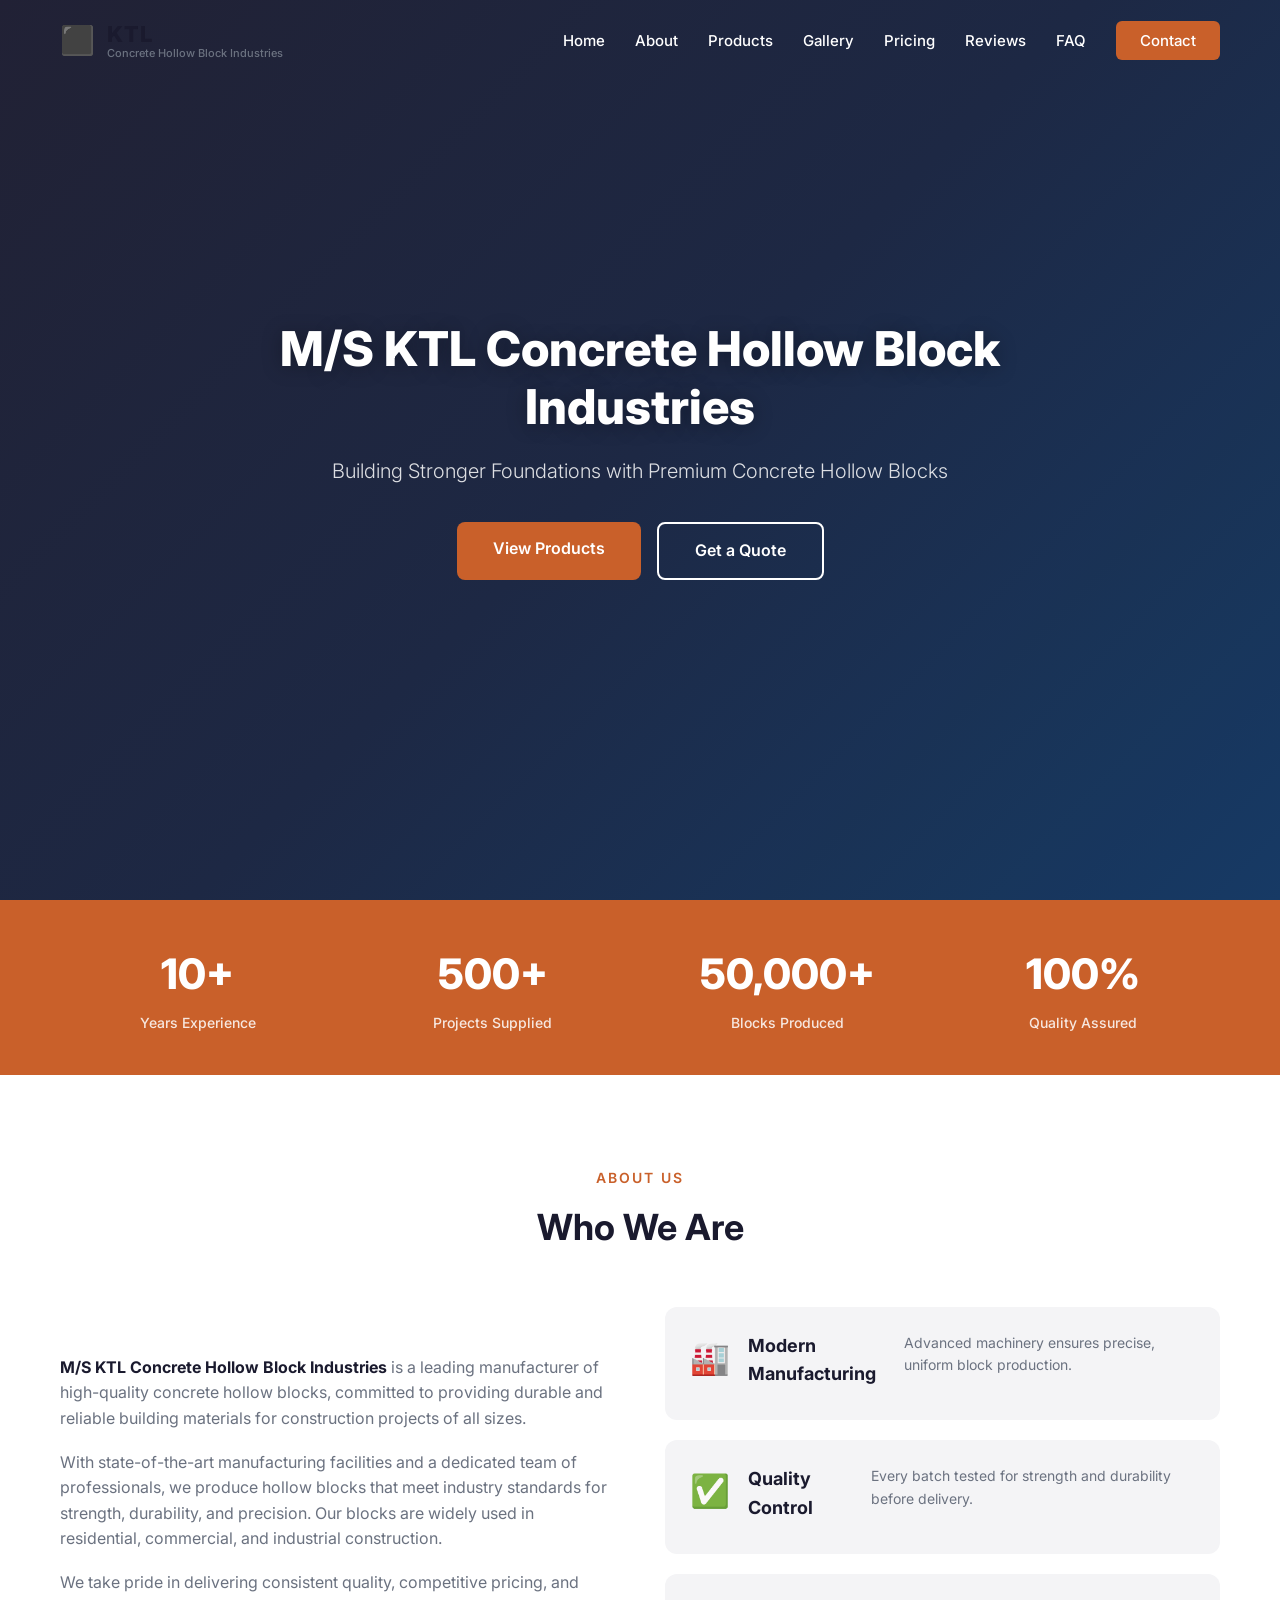
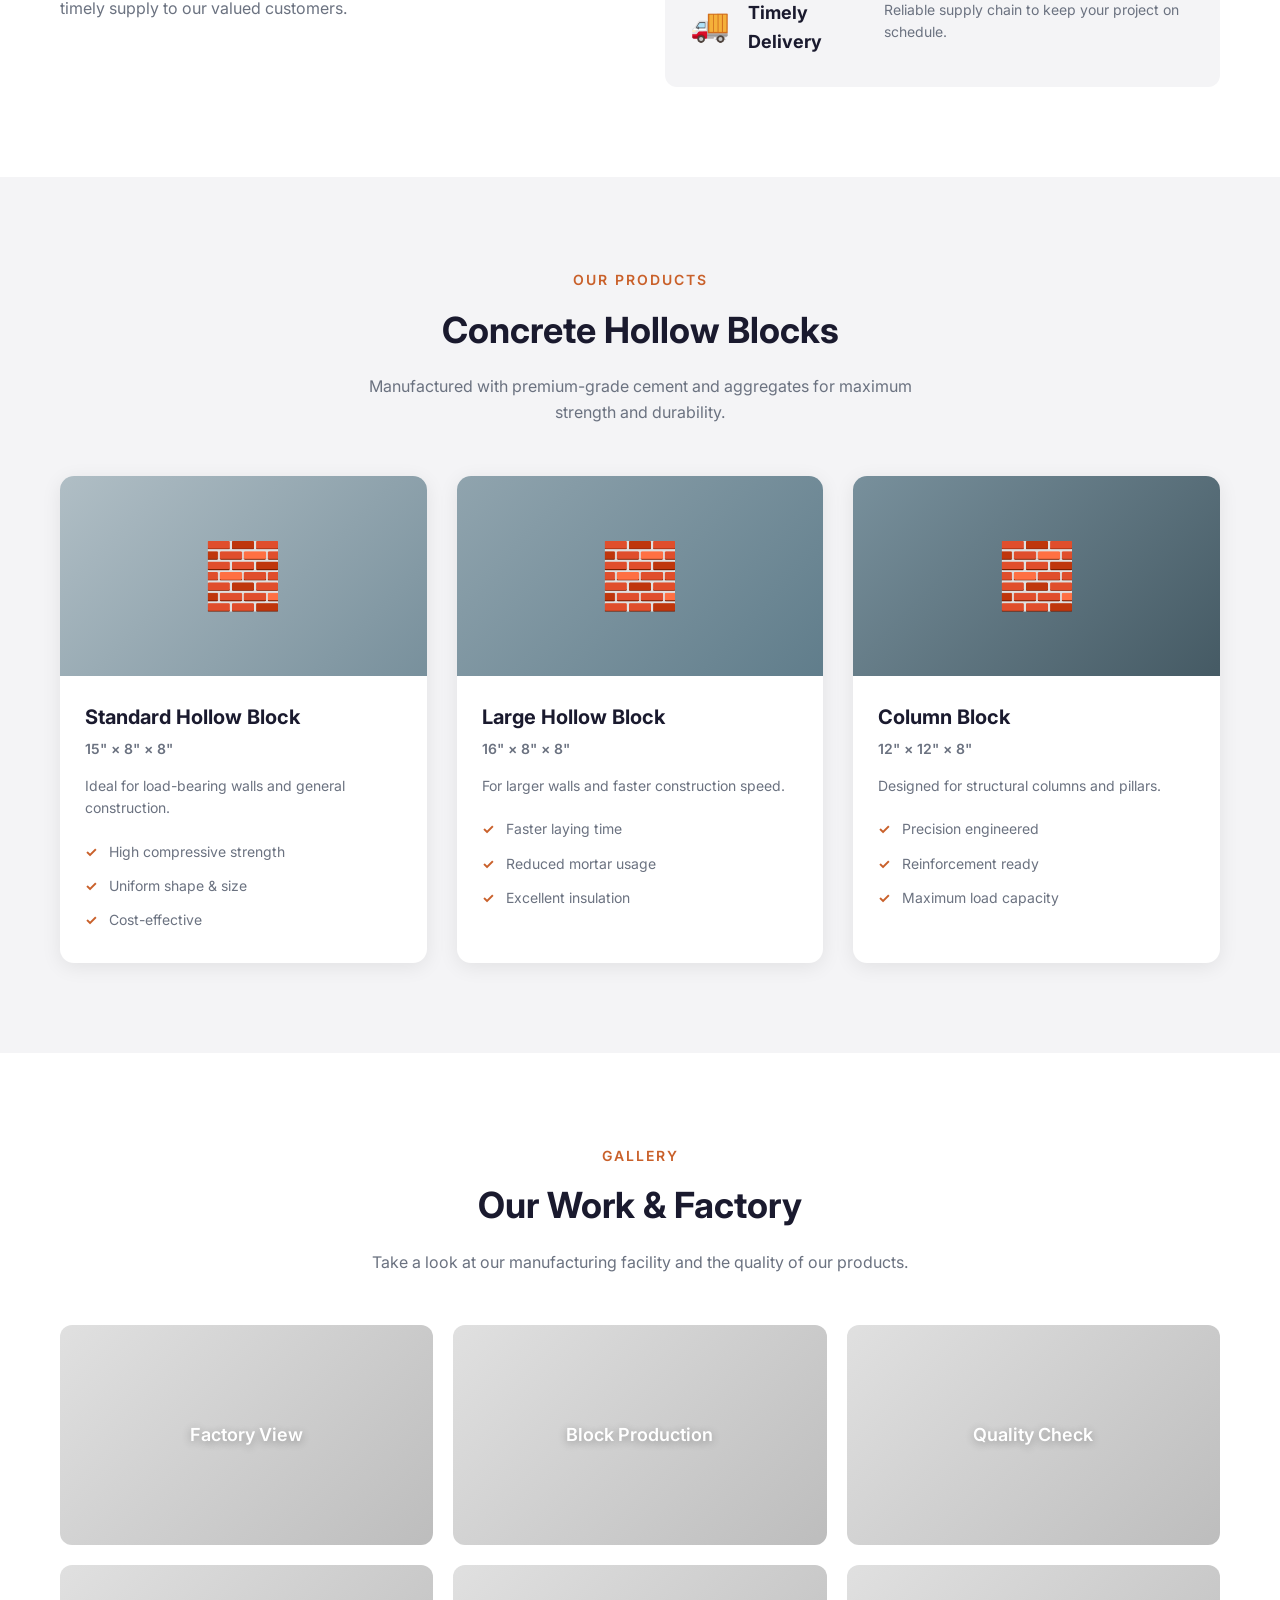
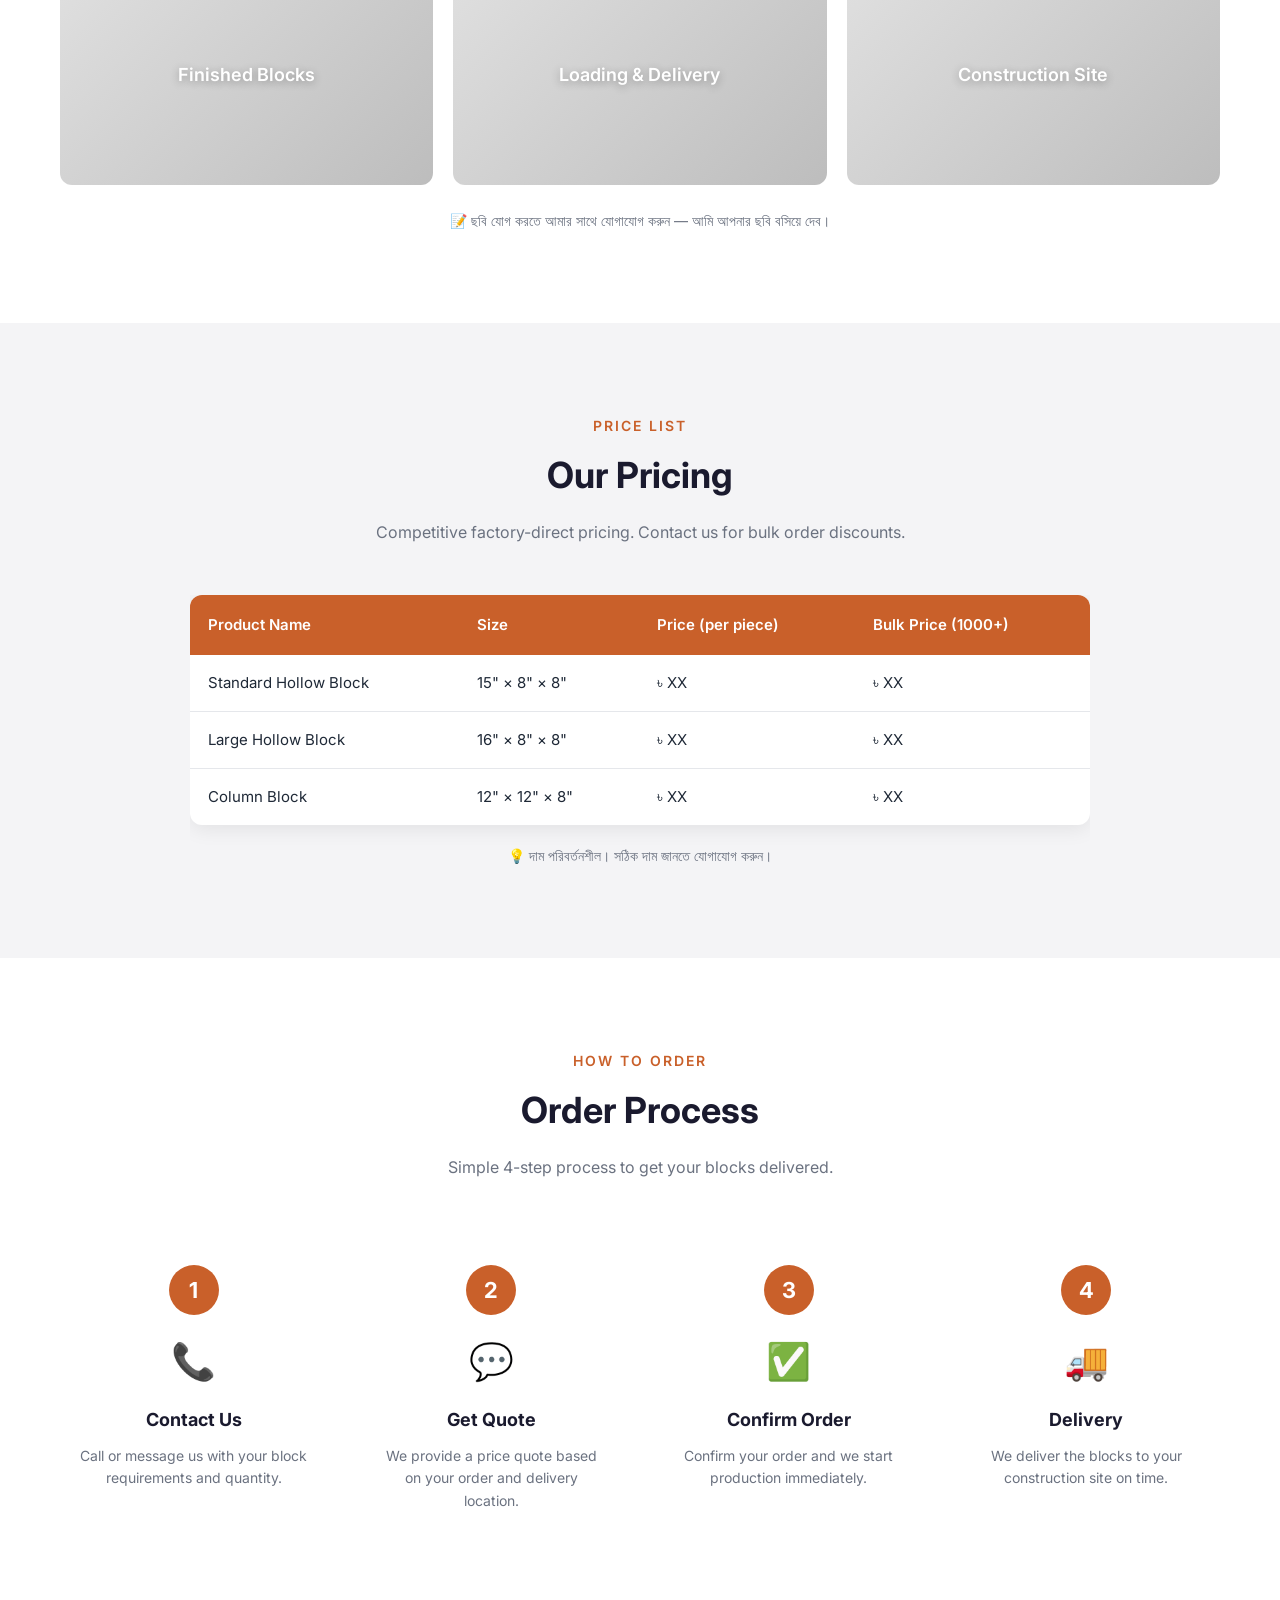
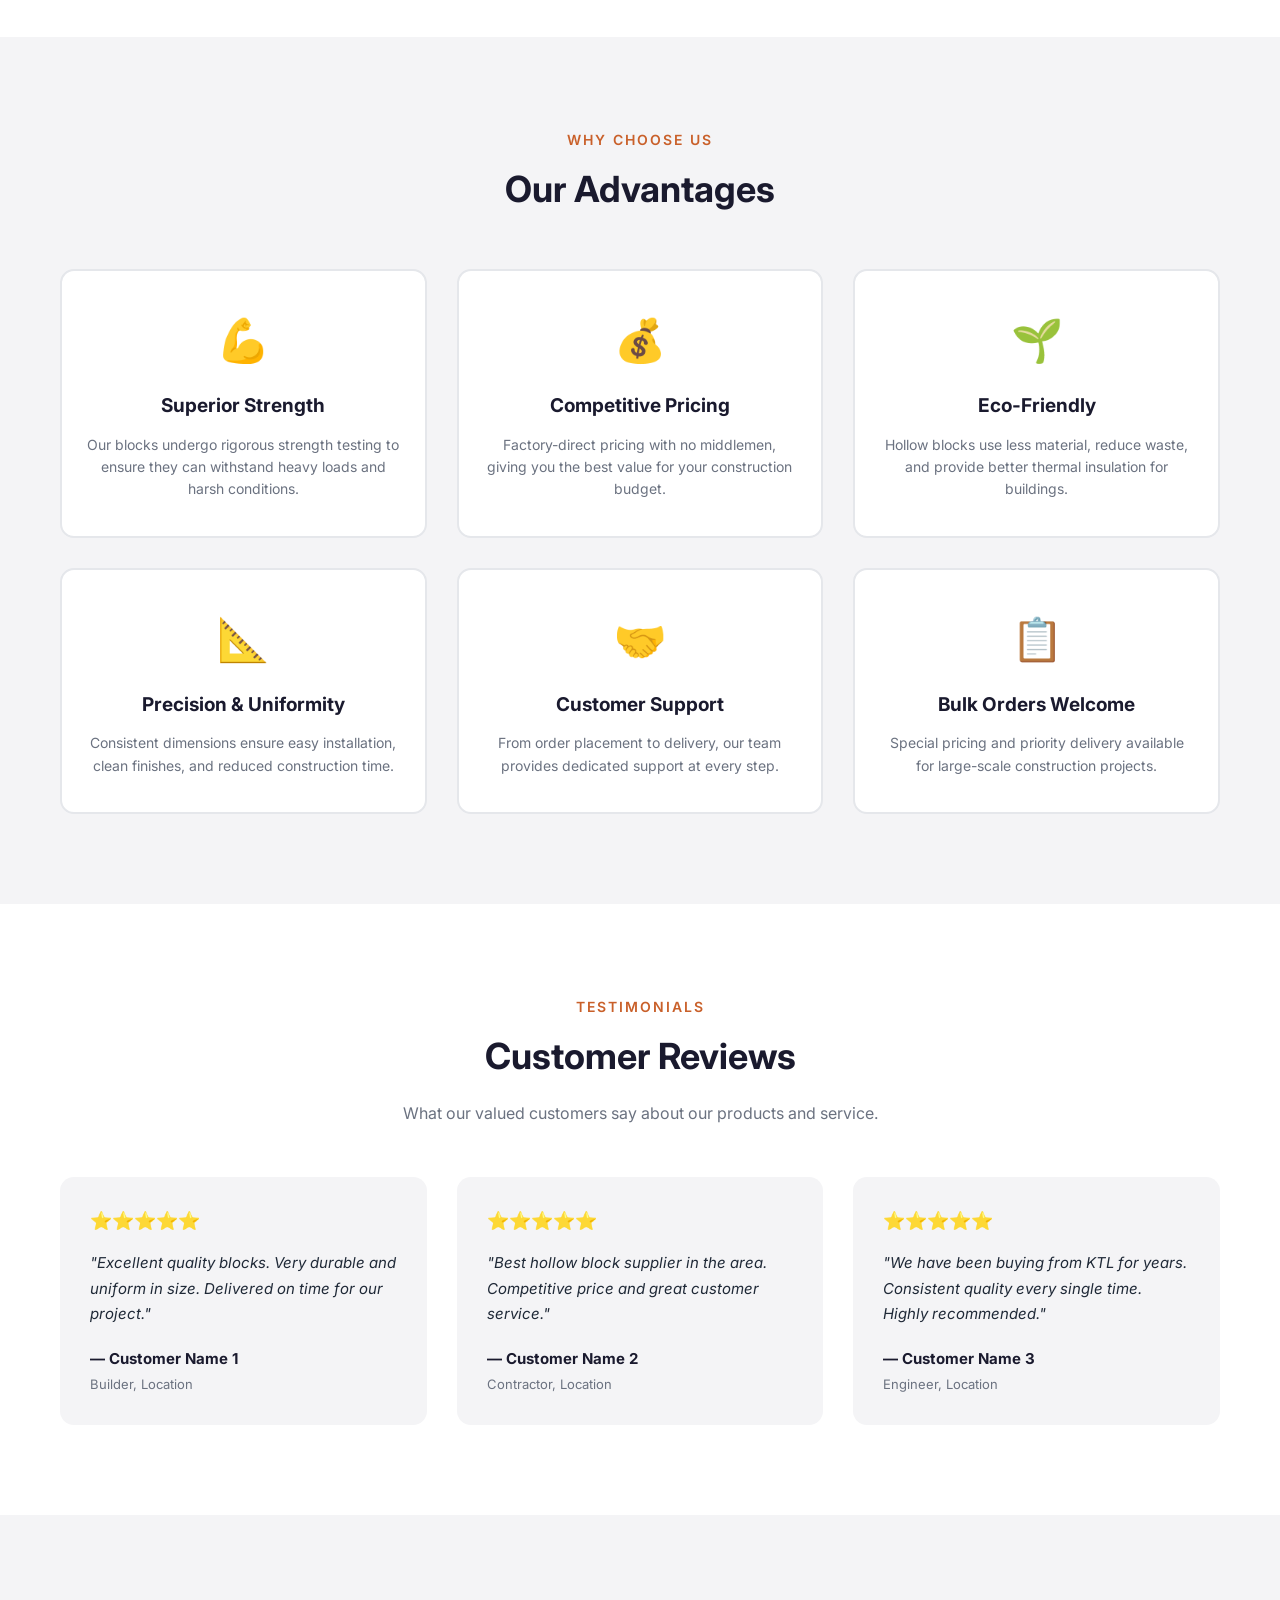
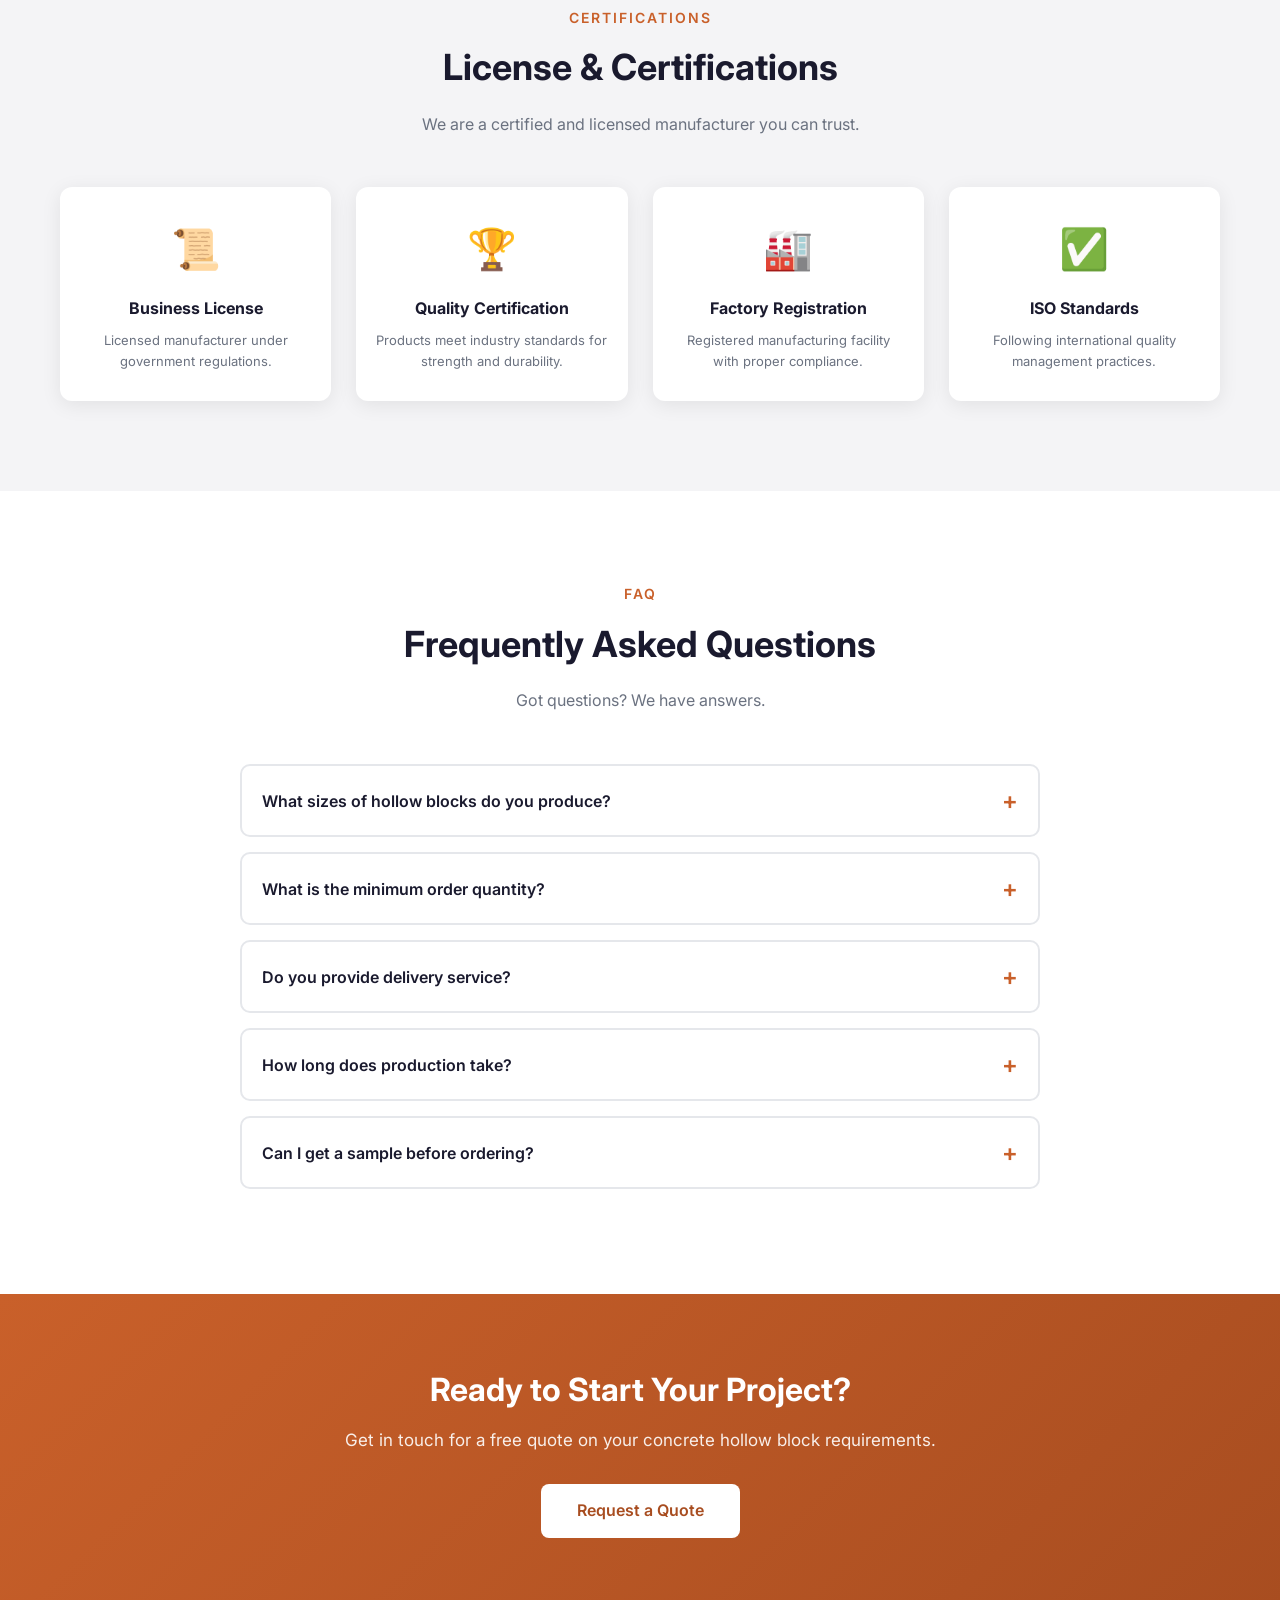
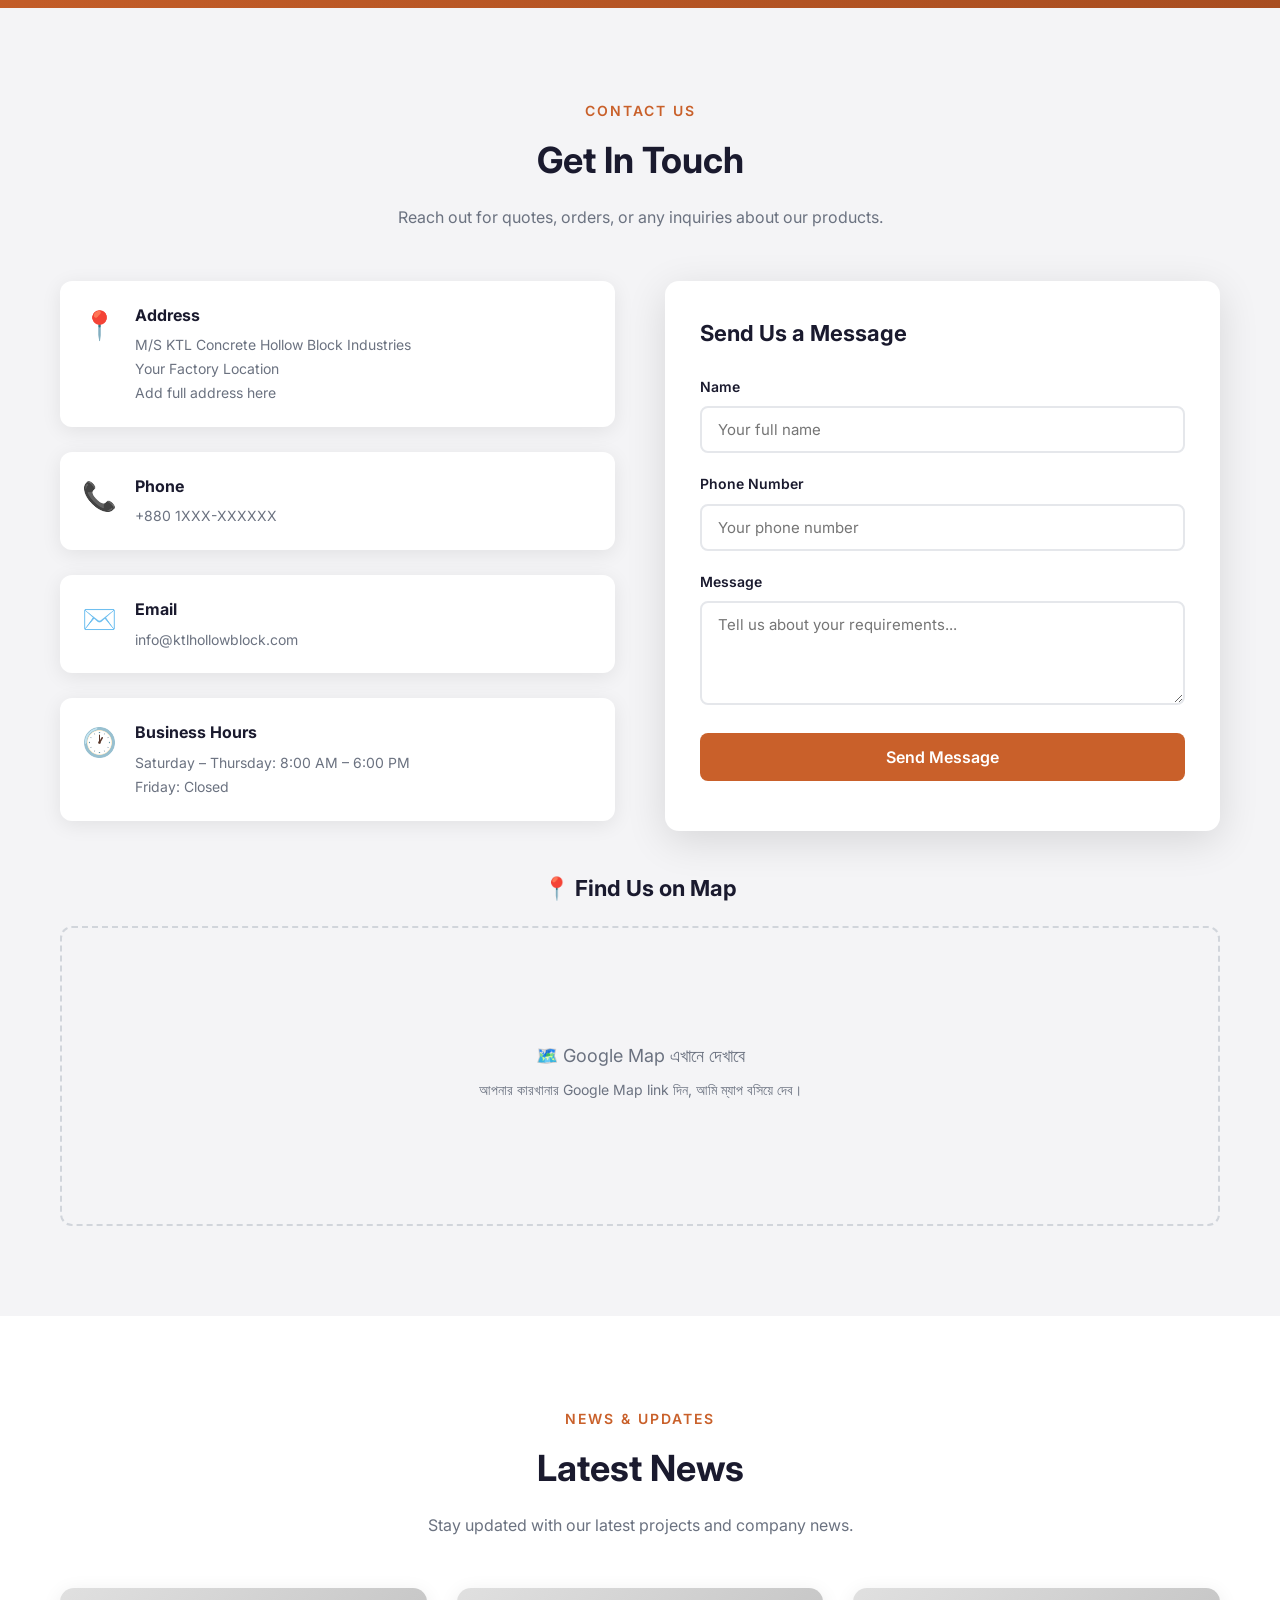
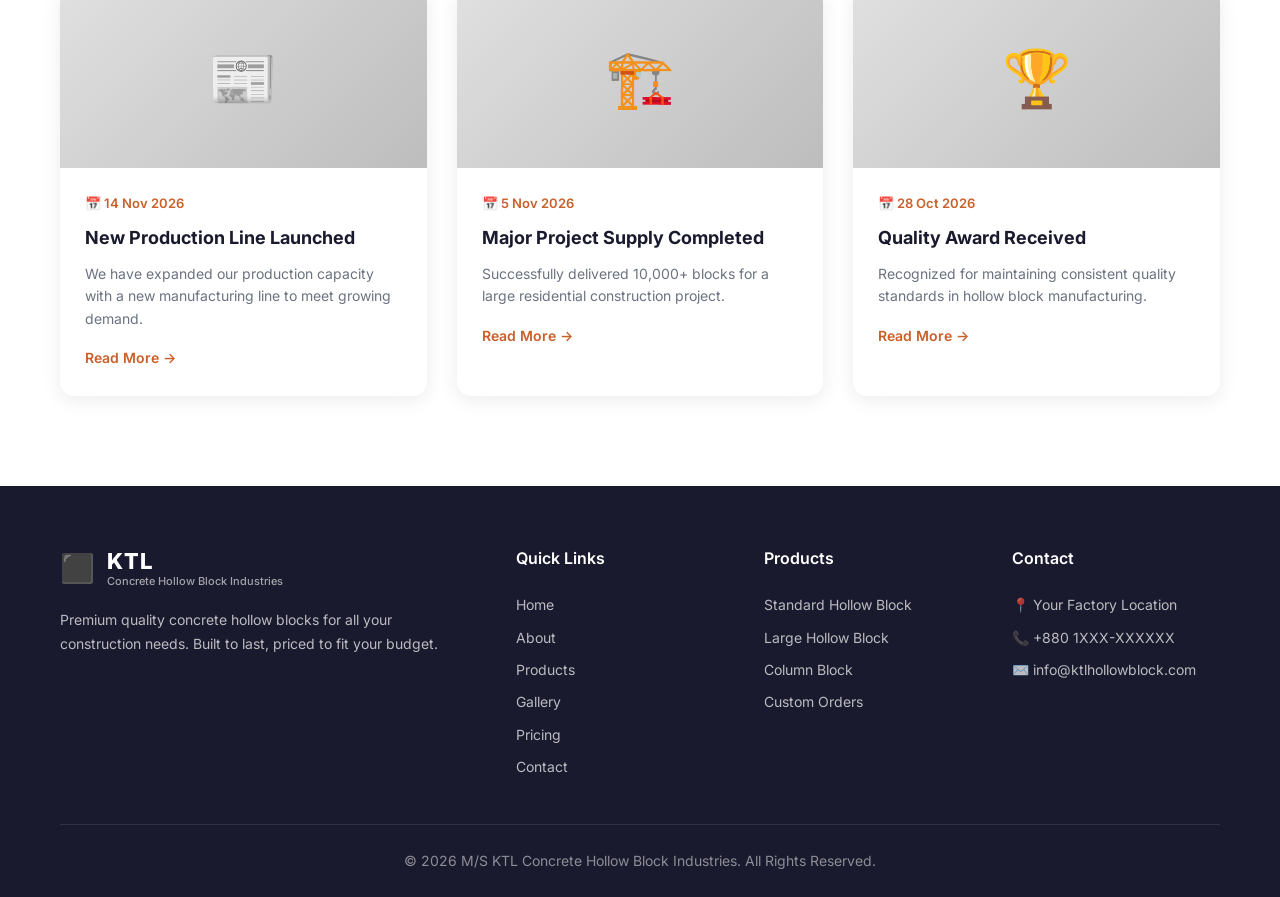
<file: index.html>
<!DOCTYPE html>
<html lang="en">
<head>
    <meta charset="UTF-8">
    <meta name="viewport" content="width=device-width, initial-scale=1.0">
    <title>M/S KTL Concrete Hollow Block Industries</title>
    <meta name="description" content="M/S KTL Concrete Hollow Block Industries - Premium quality concrete hollow blocks for construction.">
    <link rel="preconnect" href="https://fonts.googleapis.com">
    <link rel="preconnect" href="https://fonts.gstatic.com" crossorigin>
    <link href="https://fonts.googleapis.com/css2?family=Inter:wght@300;400;500;600;700;800;900&display=swap" rel="stylesheet">
    <link rel="stylesheet" href="style.css">
</head>
<body>
    <!-- Header / Navigation -->
    <header id="header">
        <nav class="navbar">
            <div class="nav-container">
                <div class="logo">
                    <span class="logo-icon">⬛</span>
                    <div class="logo-text">
                        <span class="logo-name">KTL</span>
                        <span class="logo-sub">Concrete Hollow Block Industries</span>
                    </div>
                </div>
                <button class="hamburger" id="hamburger" aria-label="Menu">
                    <span></span><span></span><span></span>
                </button>
                <ul class="nav-menu" id="navMenu">
                    <li><a href="#home">Home</a></li>
                    <li><a href="#about">About</a></li>
                    <li><a href="#products">Products</a></li>
                    <li><a href="#gallery">Gallery</a></li>
                    <li><a href="#pricing">Pricing</a></li>
                    <li><a href="#reviews">Reviews</a></li>
                    <li><a href="#faq">FAQ</a></li>
                    <li><a href="#contact" class="nav-cta">Contact</a></li>
                </ul>
            </div>
        </nav>
    </header>

    <!-- Hero Section -->
    <section id="home" class="hero">
        <div class="hero-overlay"></div>
        <div class="hero-content">
            <h1>M/S KTL Concrete Hollow Block Industries</h1>
            <p class="hero-tagline">Building Stronger Foundations with Premium Concrete Hollow Blocks</p>
            <div class="hero-cta">
                <a href="#products" class="btn btn-primary">View Products</a>
                <a href="#contact" class="btn btn-outline">Get a Quote</a>
            </div>
        </div>
    </section>

    <!-- Stats Bar -->
    <section class="stats-bar">
        <div class="stats-container">
            <div class="stat-item"><h2>10+</h2><p>Years Experience</p></div>
            <div class="stat-item"><h2>500+</h2><p>Projects Supplied</p></div>
            <div class="stat-item"><h2>50,000+</h2><p>Blocks Produced</p></div>
            <div class="stat-item"><h2>100%</h2><p>Quality Assured</p></div>
        </div>
    </section>

    <!-- About Section -->
    <section id="about" class="about">
        <div class="container">
            <div class="section-header">
                <span class="section-label">About Us</span>
                <h2>Who We Are</h2>
            </div>
            <div class="about-grid">
                <div class="about-text">
                    <p><strong>M/S KTL Concrete Hollow Block Industries</strong> is a leading manufacturer of high-quality concrete hollow blocks, committed to providing durable and reliable building materials for construction projects of all sizes.</p>
                    <p>With state-of-the-art manufacturing facilities and a dedicated team of professionals, we produce hollow blocks that meet industry standards for strength, durability, and precision. Our blocks are widely used in residential, commercial, and industrial construction.</p>
                    <p>We take pride in delivering consistent quality, competitive pricing, and timely supply to our valued customers.</p>
                </div>
                <div class="about-features">
                    <div class="feature-card"><div class="feature-icon">🏭</div><h3>Modern Manufacturing</h3><p>Advanced machinery ensures precise, uniform block production.</p></div>
                    <div class="feature-card"><div class="feature-icon">✅</div><h3>Quality Control</h3><p>Every batch tested for strength and durability before delivery.</p></div>
                    <div class="feature-card"><div class="feature-icon">🚚</div><h3>Timely Delivery</h3><p>Reliable supply chain to keep your project on schedule.</p></div>
                </div>
            </div>
        </div>
    </section>

    <!-- Products Section -->
    <section id="products" class="products">
        <div class="container">
            <div class="section-header">
                <span class="section-label">Our Products</span>
                <h2>Concrete Hollow Blocks</h2>
                <p class="section-desc">Manufactured with premium-grade cement and aggregates for maximum strength and durability.</p>
            </div>
            <div class="product-grid">
                <div class="product-card">
                    <div class="product-img standard-block"></div>
                    <div class="product-info">
                        <h3>Standard Hollow Block</h3>
                        <p class="product-size">15" × 8" × 8"</p>
                        <p>Ideal for load-bearing walls and general construction.</p>
                        <ul class="product-features"><li>High compressive strength</li><li>Uniform shape &amp; size</li><li>Cost-effective</li></ul>
                    </div>
                </div>
                <div class="product-card">
                    <div class="product-img large-block"></div>
                    <div class="product-info">
                        <h3>Large Hollow Block</h3>
                        <p class="product-size">16" × 8" × 8"</p>
                        <p>For larger walls and faster construction speed.</p>
                        <ul class="product-features"><li>Faster laying time</li><li>Reduced mortar usage</li><li>Excellent insulation</li></ul>
                    </div>
                </div>
                <div class="product-card">
                    <div class="product-img column-block"></div>
                    <div class="product-info">
                        <h3>Column Block</h3>
                        <p class="product-size">12" × 12" × 8"</p>
                        <p>Designed for structural columns and pillars.</p>
                        <ul class="product-features"><li>Precision engineered</li><li>Reinforcement ready</li><li>Maximum load capacity</li></ul>
                    </div>
                </div>
            </div>
        </div>
    </section>

    <!-- Gallery Section -->
    <section id="gallery" class="gallery">
        <div class="container">
            <div class="section-header">
                <span class="section-label">Gallery</span>
                <h2>Our Work &amp; Factory</h2>
                <p class="section-desc">Take a look at our manufacturing facility and the quality of our products.</p>
            </div>
            <div class="gallery-grid">
                <div class="gallery-item gallery-placeholder"><span>Factory View</span></div>
                <div class="gallery-item gallery-placeholder"><span>Block Production</span></div>
                <div class="gallery-item gallery-placeholder"><span>Quality Check</span></div>
                <div class="gallery-item gallery-placeholder"><span>Finished Blocks</span></div>
                <div class="gallery-item gallery-placeholder"><span>Loading &amp; Delivery</span></div>
                <div class="gallery-item gallery-placeholder"><span>Construction Site</span></div>
            </div>
            <p class="gallery-note">📝 ছবি যোগ করতে আমার সাথে যোগাযোগ করুন — আমি আপনার ছবি বসিয়ে দেব।</p>
        </div>
    </section>

    <!-- Pricing Section -->
    <section id="pricing" class="pricing">
        <div class="container">
            <div class="section-header">
                <span class="section-label">Price List</span>
                <h2>Our Pricing</h2>
                <p class="section-desc">Competitive factory-direct pricing. Contact us for bulk order discounts.</p>
            </div>
            <div class="pricing-table-wrapper">
                <table class="pricing-table">
                    <thead>
                        <tr>
                            <th>Product Name</th>
                            <th>Size</th>
                            <th>Price (per piece)</th>
                            <th>Bulk Price (1000+)</th>
                        </tr>
                    </thead>
                    <tbody>
                        <tr>
                            <td>Standard Hollow Block</td>
                            <td>15" × 8" × 8"</td>
                            <td>৳ XX</td>
                            <td>৳ XX</td>
                        </tr>
                        <tr>
                            <td>Large Hollow Block</td>
                            <td>16" × 8" × 8"</td>
                            <td>৳ XX</td>
                            <td>৳ XX</td>
                        </tr>
                        <tr>
                            <td>Column Block</td>
                            <td>12" × 12" × 8"</td>
                            <td>৳ XX</td>
                            <td>৳ XX</td>
                        </tr>
                    </tbody>
                </table>
                <p class="pricing-note">💡 দাম পরিবর্তনশীল। সঠিক দাম জানতে যোগাযোগ করুন।</p>
            </div>
        </div>
    </section>

    <!-- Order Process Section -->
    <section id="order" class="order-process">
        <div class="container">
            <div class="section-header">
                <span class="section-label">How to Order</span>
                <h2>Order Process</h2>
                <p class="section-desc">Simple 4-step process to get your blocks delivered.</p>
            </div>
            <div class="order-steps">
                <div class="order-step">
                    <div class="step-number">1</div>
                    <div class="step-icon">📞</div>
                    <h3>Contact Us</h3>
                    <p>Call or message us with your block requirements and quantity.</p>
                </div>
                <div class="order-step">
                    <div class="step-number">2</div>
                    <div class="step-icon">💬</div>
                    <h3>Get Quote</h3>
                    <p>We provide a price quote based on your order and delivery location.</p>
                </div>
                <div class="order-step">
                    <div class="step-number">3</div>
                    <div class="step-icon">✅</div>
                    <h3>Confirm Order</h3>
                    <p>Confirm your order and we start production immediately.</p>
                </div>
                <div class="order-step">
                    <div class="step-number">4</div>
                    <div class="step-icon">🚚</div>
                    <h3>Delivery</h3>
                    <p>We deliver the blocks to your construction site on time.</p>
                </div>
            </div>
        </div>
    </section>

    <!-- Why Us Section -->
    <section id="why" class="why-us">
        <div class="container">
            <div class="section-header">
                <span class="section-label">Why Choose Us</span>
                <h2>Our Advantages</h2>
            </div>
            <div class="why-grid">
                <div class="why-card"><div class="why-icon">💪</div><h3>Superior Strength</h3><p>Our blocks undergo rigorous strength testing to ensure they can withstand heavy loads and harsh conditions.</p></div>
                <div class="why-card"><div class="why-icon">💰</div><h3>Competitive Pricing</h3><p>Factory-direct pricing with no middlemen, giving you the best value for your construction budget.</p></div>
                <div class="why-card"><div class="why-icon">🌱</div><h3>Eco-Friendly</h3><p>Hollow blocks use less material, reduce waste, and provide better thermal insulation for buildings.</p></div>
                <div class="why-card"><div class="why-icon">📐</div><h3>Precision &amp; Uniformity</h3><p>Consistent dimensions ensure easy installation, clean finishes, and reduced construction time.</p></div>
                <div class="why-card"><div class="why-icon">🤝</div><h3>Customer Support</h3><p>From order placement to delivery, our team provides dedicated support at every step.</p></div>
                <div class="why-card"><div class="why-icon">📋</div><h3>Bulk Orders Welcome</h3><p>Special pricing and priority delivery available for large-scale construction projects.</p></div>
            </div>
        </div>
    </section>

    <!-- Reviews Section -->
    <section id="reviews" class="reviews">
        <div class="container">
            <div class="section-header">
                <span class="section-label">Testimonials</span>
                <h2>Customer Reviews</h2>
                <p class="section-desc">What our valued customers say about our products and service.</p>
            </div>
            <div class="reviews-grid">
                <div class="review-card">
                    <div class="review-stars">⭐⭐⭐⭐⭐</div>
                    <p class="review-text">"Excellent quality blocks. Very durable and uniform in size. Delivered on time for our project."</p>
                    <div class="review-author">— Customer Name 1</div>
                    <div class="review-role">Builder, Location</div>
                </div>
                <div class="review-card">
                    <div class="review-stars">⭐⭐⭐⭐⭐</div>
                    <p class="review-text">"Best hollow block supplier in the area. Competitive price and great customer service."</p>
                    <div class="review-author">— Customer Name 2</div>
                    <div class="review-role">Contractor, Location</div>
                </div>
                <div class="review-card">
                    <div class="review-stars">⭐⭐⭐⭐⭐</div>
                    <p class="review-text">"We have been buying from KTL for years. Consistent quality every single time. Highly recommended."</p>
                    <div class="review-author">— Customer Name 3</div>
                    <div class="review-role">Engineer, Location</div>
                </div>
            </div>
        </div>
    </section>

    <!-- Certification Section -->
    <section id="certification" class="certification">
        <div class="container">
            <div class="section-header">
                <span class="section-label">Certifications</span>
                <h2>License &amp; Certifications</h2>
                <p class="section-desc">We are a certified and licensed manufacturer you can trust.</p>
            </div>
            <div class="cert-grid">
                <div class="cert-card">
                    <div class="cert-icon">📜</div>
                    <h3>Business License</h3>
                    <p>Licensed manufacturer under government regulations.</p>
                </div>
                <div class="cert-card">
                    <div class="cert-icon">🏆</div>
                    <h3>Quality Certification</h3>
                    <p>Products meet industry standards for strength and durability.</p>
                </div>
                <div class="cert-card">
                    <div class="cert-icon">🏭</div>
                    <h3>Factory Registration</h3>
                    <p>Registered manufacturing facility with proper compliance.</p>
                </div>
                <div class="cert-card">
                    <div class="cert-icon">✅</div>
                    <h3>ISO Standards</h3>
                    <p>Following international quality management practices.</p>
                </div>
            </div>
        </div>
    </section>

    <!-- FAQ Section -->
    <section id="faq" class="faq">
        <div class="container">
            <div class="section-header">
                <span class="section-label">FAQ</span>
                <h2>Frequently Asked Questions</h2>
                <p class="section-desc">Got questions? We have answers.</p>
            </div>
            <div class="faq-list">
                <div class="faq-item">
                    <button class="faq-question" onclick="toggleFAQ(this)">
                        <span>What sizes of hollow blocks do you produce?</span>
                        <span class="faq-toggle">+</span>
                    </button>
                    <div class="faq-answer">
                        <p>We produce Standard (15"×8"×8"), Large (16"×8"×8"), and Column (12"×12"×8") hollow blocks. Custom sizes are also available on request.</p>
                    </div>
                </div>
                <div class="faq-item">
                    <button class="faq-question" onclick="toggleFAQ(this)">
                        <span>What is the minimum order quantity?</span>
                        <span class="faq-toggle">+</span>
                    </button>
                    <div class="faq-answer">
                        <p>Minimum order is 500 pieces. For bulk orders (1000+), we offer special discounted pricing.</p>
                    </div>
                </div>
                <div class="faq-item">
                    <button class="faq-question" onclick="toggleFAQ(this)">
                        <span>Do you provide delivery service?</span>
                        <span class="faq-toggle">+</span>
                    </button>
                    <div class="faq-answer">
                        <p>Yes, we provide delivery to your construction site. Delivery charges depend on distance and quantity. Contact us for details.</p>
                    </div>
                </div>
                <div class="faq-item">
                    <button class="faq-question" onclick="toggleFAQ(this)">
                        <span>How long does production take?</span>
                        <span class="faq-toggle">+</span>
                    </button>
                    <div class="faq-answer">
                        <p>Standard orders are ready within 2-3 days. Large bulk orders may take 5-7 days depending on quantity.</p>
                    </div>
                </div>
                <div class="faq-item">
                    <button class="faq-question" onclick="toggleFAQ(this)">
                        <span>Can I get a sample before ordering?</span>
                        <span class="faq-toggle">+</span>
                    </button>
                    <div class="faq-answer">
                        <p>Yes, you can visit our factory to see and check sample blocks before placing your order.</p>
                    </div>
                </div>
            </div>
        </div>
    </section>

    <!-- CTA Section -->
    <section class="cta-section">
        <div class="container">
            <h2>Ready to Start Your Project?</h2>
            <p>Get in touch for a free quote on your concrete hollow block requirements.</p>
            <a href="#contact" class="btn btn-primary">Request a Quote</a>
        </div>
    </section>

    <!-- Contact + Map Section -->
    <section id="contact" class="contact">
        <div class="container">
            <div class="section-header">
                <span class="section-label">Contact Us</span>
                <h2>Get In Touch</h2>
                <p class="section-desc">Reach out for quotes, orders, or any inquiries about our products.</p>
            </div>
            <div class="contact-grid">
                <div class="contact-info">
                    <div class="contact-item"><div class="contact-icon">📍</div><div><h3>Address</h3><p>M/S KTL Concrete Hollow Block Industries<br>Your Factory Location<br>Add full address here</p></div></div>
                    <div class="contact-item"><div class="contact-icon">📞</div><div><h3>Phone</h3><p>+880 1XXX-XXXXXX</p></div></div>
                    <div class="contact-item"><div class="contact-icon">✉️</div><div><h3>Email</h3><p>info@ktlhollowblock.com</p></div></div>
                    <div class="contact-item"><div class="contact-icon">🕐</div><div><h3>Business Hours</h3><p>Saturday – Thursday: 8:00 AM – 6:00 PM<br>Friday: Closed</p></div></div>
                </div>
                <div class="contact-form-wrapper">
                    <form class="contact-form" id="contactForm">
                        <h3>Send Us a Message</h3>
                        <div class="form-group"><label for="name">Name</label><input type="text" id="name" name="name" placeholder="Your full name" required></div>
                        <div class="form-group"><label for="phone">Phone Number</label><input type="tel" id="phone" name="phone" placeholder="Your phone number" required></div>
                        <div class="form-group"><label for="message">Message</label><textarea id="message" name="message" rows="4" placeholder="Tell us about your requirements..." required></textarea></div>
                        <button type="submit" class="btn btn-primary btn-full">Send Message</button>
                        <p class="form-note" id="formNote"></p>
                    </form>
                </div>
            </div>
            <!-- Google Map -->
            <div class="map-section">
                <h3>📍 Find Us on Map</h3>
                <div class="map-placeholder">
                    <p>🗺️ Google Map এখানে দেখাবে</p>
                    <p class="map-note">আপনার কারখানার Google Map link দিন, আমি ম্যাপ বসিয়ে দেব।</p>
                </div>
            </div>
        </div>
    </section>

    <!-- Blog/News Section -->
    <section id="blog" class="blog">
        <div class="container">
            <div class="section-header">
                <span class="section-label">News &amp; Updates</span>
                <h2>Latest News</h2>
                <p class="section-desc">Stay updated with our latest projects and company news.</p>
            </div>
            <div class="blog-grid">
                <div class="blog-card">
                    <div class="blog-img blog-placeholder">📰</div>
                    <div class="blog-info">
                        <span class="blog-date">📅 14 Nov 2026</span>
                        <h3>New Production Line Launched</h3>
                        <p>We have expanded our production capacity with a new manufacturing line to meet growing demand.</p>
                        <a href="#" class="blog-read-more">Read More →</a>
                    </div>
                </div>
                <div class="blog-card">
                    <div class="blog-img blog-placeholder">🏗️</div>
                    <div class="blog-info">
                        <span class="blog-date">📅 5 Nov 2026</span>
                        <h3>Major Project Supply Completed</h3>
                        <p>Successfully delivered 10,000+ blocks for a large residential construction project.</p>
                        <a href="#" class="blog-read-more">Read More →</a>
                    </div>
                </div>
                <div class="blog-card">
                    <div class="blog-img blog-placeholder">🏆</div>
                    <div class="blog-info">
                        <span class="blog-date">📅 28 Oct 2026</span>
                        <h3>Quality Award Received</h3>
                        <p>Recognized for maintaining consistent quality standards in hollow block manufacturing.</p>
                        <a href="#" class="blog-read-more">Read More →</a>
                    </div>
                </div>
            </div>
        </div>
    </section>

    <!-- Footer -->
    <footer class="footer">
        <div class="container">
            <div class="footer-grid">
                <div class="footer-col">
                    <div class="logo"><span class="logo-icon">⬛</span><div class="logo-text"><span class="logo-name">KTL</span><span class="logo-sub">Concrete Hollow Block Industries</span></div></div>
                    <p class="footer-desc">Premium quality concrete hollow blocks for all your construction needs. Built to last, priced to fit your budget.</p>
                </div>
                <div class="footer-col">
                    <h4>Quick Links</h4>
                    <ul>
                        <li><a href="#home">Home</a></li>
                        <li><a href="#about">About</a></li>
                        <li><a href="#products">Products</a></li>
                        <li><a href="#gallery">Gallery</a></li>
                        <li><a href="#pricing">Pricing</a></li>
                        <li><a href="#contact">Contact</a></li>
                    </ul>
                </div>
                <div class="footer-col">
                    <h4>Products</h4>
                    <ul>
                        <li>Standard Hollow Block</li>
                        <li>Large Hollow Block</li>
                        <li>Column Block</li>
                        <li>Custom Orders</li>
                    </ul>
                </div>
                <div class="footer-col">
                    <h4>Contact</h4>
                    <ul>
                        <li>📍 Your Factory Location</li>
                        <li>📞 +880 1XXX-XXXXXX</li>
                        <li>✉️ info@ktlhollowblock.com</li>
                    </ul>
                </div>
            </div>
            <div class="footer-bottom">
                <p>&copy; 2026 M/S KTL Concrete Hollow Block Industries. All Rights Reserved.</p>
            </div>
        </div>
    </footer>

    <script src="script.js"></script>
</body>
</html>
</file>
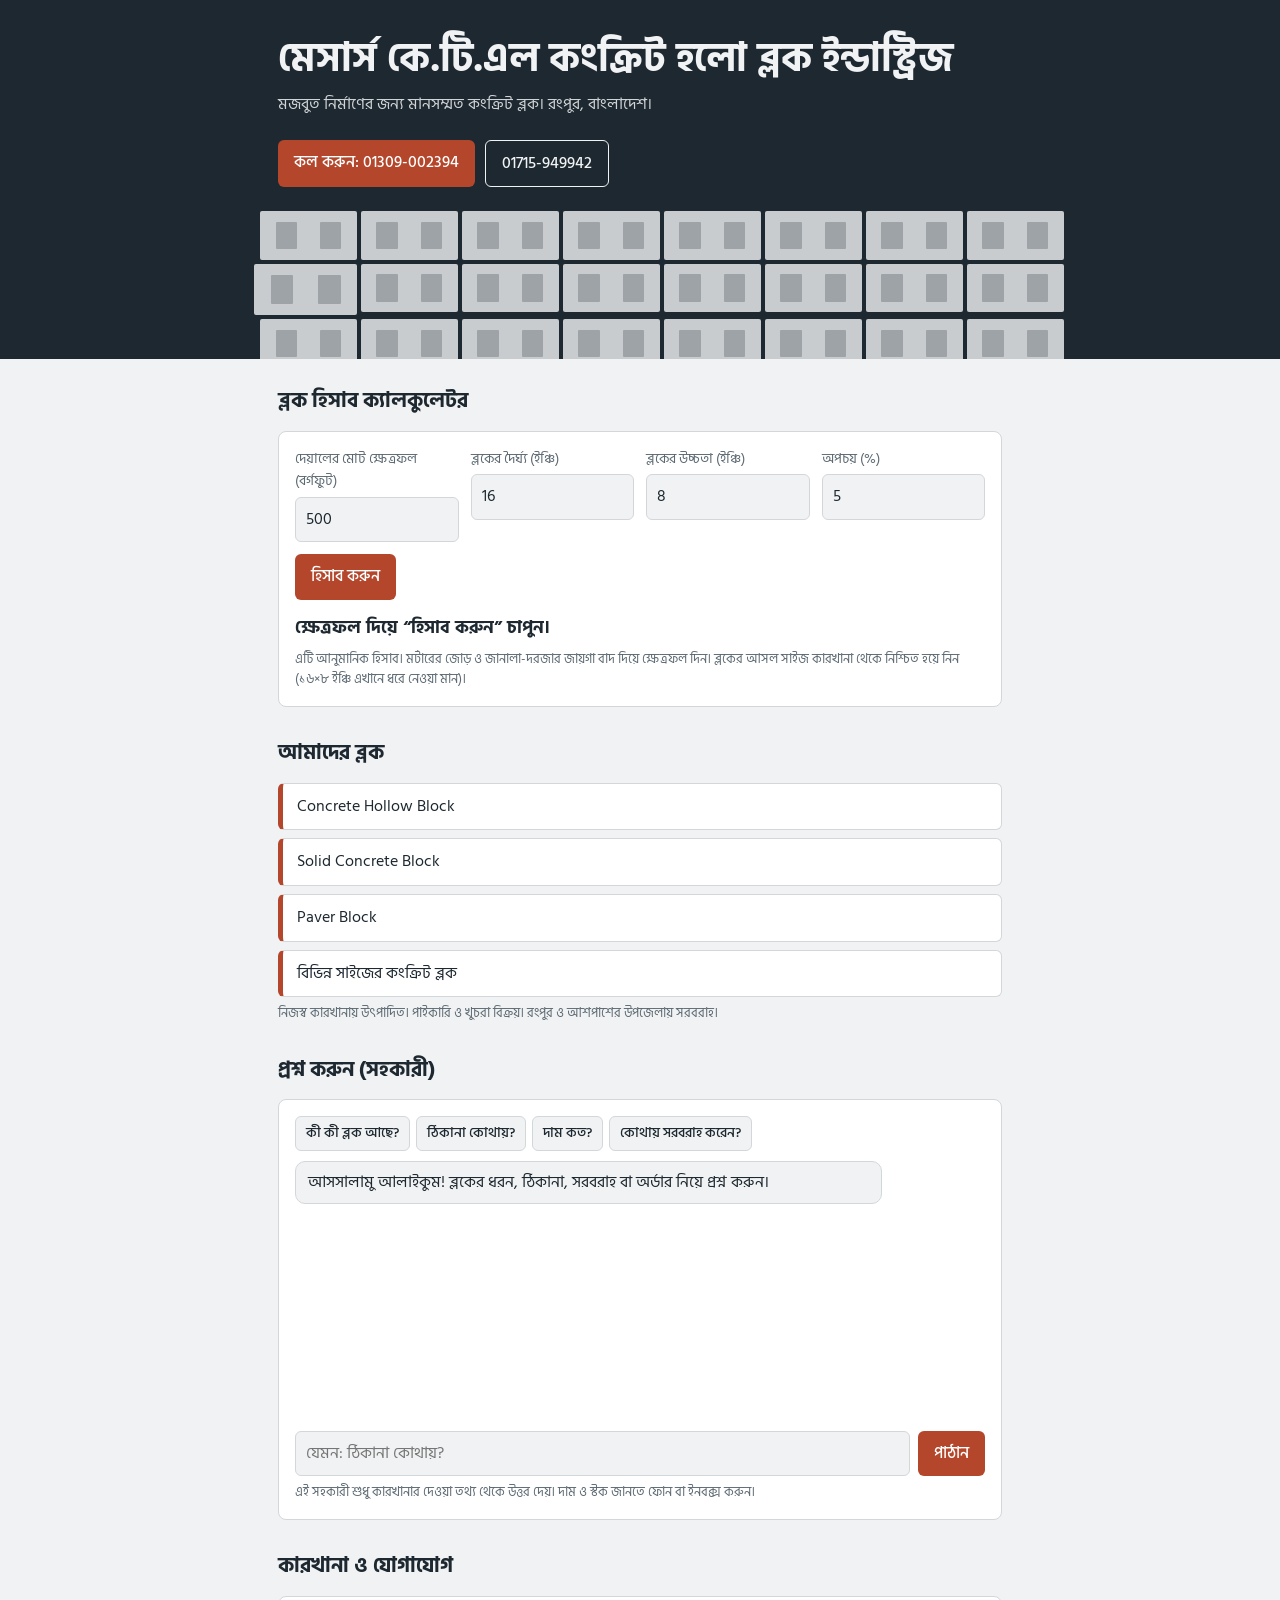
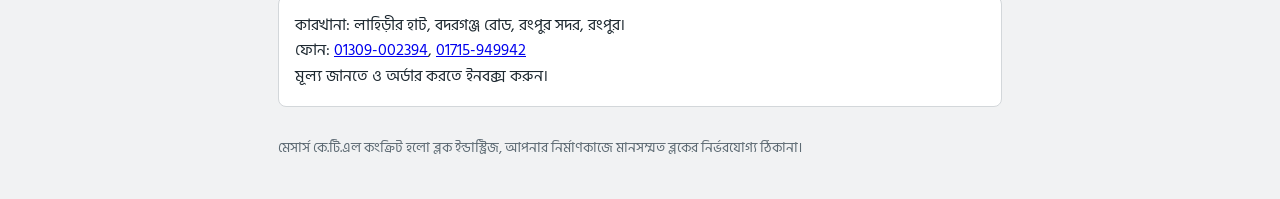
<file: কে.টি.এল কংক্রিট হলো ব্লক ইন্ডাস্ট্রিজ AI.html>
<!DOCTYPE html>
<html lang="bn">
<head>
<meta charset="utf-8">
<meta name="viewport" content="width=device-width, initial-scale=1, viewport-fit=cover">
<title>কে.টি.এল কংক্রিট হলো ব্লক ইন্ডাস্ট্রিজ AI</title>
<link href="https://fonts.googleapis.com/css2?family=Hind+Siliguri:wght@400;500;700&display=swap" rel="stylesheet">
<style>
:root{--bg:#f1f2f3;--surface:#fff;--ink:#1d2830;--muted:#5d6a73;--line:#d3d7da;--brand:#b4462b;--brand-ink:#fff;--block:#c9ccce;--core:#9da3a7;
box-sizing:border-box;padding-top:env(safe-area-inset-top,0px);padding-bottom:env(safe-area-inset-bottom,0px)}
@media (prefers-color-scheme:dark){:root:not([data-theme="light"]){--bg:#141b20;--surface:#1d272d;--ink:#eef0f1;--muted:#a1adb4;--line:#33414a;--brand:#e0674a;--brand-ink:#141b20;--block:#3a474f;--core:#252f35}}
:root[data-theme="dark"]{--bg:#141b20;--surface:#1d272d;--ink:#eef0f1;--muted:#a1adb4;--line:#33414a;--brand:#e0674a;--brand-ink:#141b20;--block:#3a474f;--core:#252f35}
html{scroll-padding-top:env(safe-area-inset-top,0px)}
*{box-sizing:border-box}
body{margin:0;background:var(--bg);color:var(--ink);font-family:"Hind Siliguri",system-ui,sans-serif;line-height:1.6}
.wrap{max-width:760px;margin:0 auto;padding:0 18px}
.hero{background:var(--ink);color:var(--bg);padding:34px 0 0;overflow:hidden}
.hero h1{font-size:clamp(26px,6vw,40px);line-height:1.25;margin:0 0 8px;font-weight:700}
.hero p{margin:0 0 22px;opacity:.85;max-width:52ch}
.wall{display:grid;grid-template-columns:repeat(8,1fr);gap:4px;margin:0 -18px;padding:0 0 0}
.wall i{display:block;aspect-ratio:2/1;background:var(--block);position:relative;border-radius:2px}
.wall i::before,.wall i::after{content:"";position:absolute;top:22%;bottom:22%;width:22%;background:var(--core);border-radius:1px}
.wall i::before{left:16%}.wall i::after{right:16%}
.wall i:nth-child(16n+9){margin-left:-6%}
section{padding:26px 0 4px}
h2{font-size:21px;margin:0 0 12px}
.card{background:var(--surface);border:1px solid var(--line);border-radius:8px;padding:16px}
label{display:block;font-size:14px;color:var(--muted);margin-bottom:4px}
input{width:100%;font:inherit;color:var(--ink);background:var(--bg);border:1px solid var(--line);border-radius:6px;padding:9px 10px}
.grid{display:grid;grid-template-columns:repeat(auto-fit,minmax(150px,1fr));gap:12px}
button,.btn{font:inherit;font-weight:500;background:var(--brand);color:var(--brand-ink);border:0;border-radius:6px;padding:10px 16px;cursor:pointer;text-decoration:none;display:inline-block}
button:focus-visible,.btn:focus-visible,input:focus-visible,a:focus-visible{outline:3px solid var(--brand);outline-offset:2px}
.result{margin-top:14px;font-size:18px;font-weight:700}
.note{font-size:13px;color:var(--muted);margin-top:6px}
ul.prod{list-style:none;padding:0;margin:0;display:grid;gap:8px}
ul.prod li{background:var(--surface);border:1px solid var(--line);border-left:5px solid var(--brand);padding:10px 14px;border-radius:6px}
#log{height:260px;overflow:auto;display:flex;flex-direction:column;gap:8px;margin-bottom:10px}
.m{max-width:85%;padding:8px 12px;border-radius:10px;background:var(--bg);border:1px solid var(--line);white-space:pre-line}
.m.u{align-self:flex-end;background:var(--brand);color:var(--brand-ink);border-color:var(--brand)}
.chips{display:flex;flex-wrap:wrap;gap:6px;margin-bottom:10px}
.chips button{background:var(--bg);color:var(--ink);border:1px solid var(--line);padding:5px 10px;font-size:14px}
.row{display:flex;gap:8px}
footer{padding:26px 0 40px;color:var(--muted);font-size:14px}
</style>
</head>
<body>
<header class="hero"><div class="wrap">
<h1>মেসার্স কে.টি.এল কংক্রিট হলো ব্লক ইন্ডাস্ট্রিজ</h1>
<p>মজবুত নির্মাণের জন্য মানসম্মত কংক্রিট ব্লক। রংপুর, বাংলাদেশ।</p>
<div style="display:flex;gap:10px;flex-wrap:wrap;margin-bottom:24px">
<a class="btn" href="tel:01309002394">কল করুন: 01309-002394</a>
<a class="btn" style="background:transparent;border:1px solid currentColor;color:inherit" href="tel:01715949942">01715-949942</a>
</div>
<div class="wall" id="wall" aria-hidden="true"></div>
</div></header>

<main class="wrap">
<section>
<h2>ব্লক হিসাব ক্যালকুলেটর</h2>
<div class="card">
<div class="grid">
<div><label for="area">দেয়ালের মোট ক্ষেত্রফল (বর্গফুট)</label><input id="area" type="number" min="0" value="500" inputmode="decimal"></div>
<div><label for="bl">ব্লকের দৈর্ঘ্য (ইঞ্চি)</label><input id="bl" type="number" min="1" value="16" inputmode="decimal"></div>
<div><label for="bh">ব্লকের উচ্চতা (ইঞ্চি)</label><input id="bh" type="number" min="1" value="8" inputmode="decimal"></div>
<div><label for="ws">অপচয় (%)</label><input id="ws" type="number" min="0" value="5" inputmode="decimal"></div>
</div>
<div style="margin-top:12px"><button id="calc" type="button">হিসাব করুন</button></div>
<div class="result" id="out" aria-live="polite">ক্ষেত্রফল দিয়ে “হিসাব করুন” চাপুন।</div>
<div class="note">এটি আনুমানিক হিসাব। মর্টারের জোড় ও জানালা-দরজার জায়গা বাদ দিয়ে ক্ষেত্রফল দিন। ব্লকের আসল সাইজ কারখানা থেকে নিশ্চিত হয়ে নিন (১৬×৮ ইঞ্চি এখানে ধরে নেওয়া মান)।</div>
</div>
</section>

<section>
<h2>আমাদের ব্লক</h2>
<ul class="prod">
<li>Concrete Hollow Block</li><li>Solid Concrete Block</li><li>Paver Block</li><li>বিভিন্ন সাইজের কংক্রিট ব্লক</li>
</ul>
<div class="note">নিজস্ব কারখানায় উৎপাদিত। পাইকারি ও খুচরা বিক্রয়। রংপুর ও আশপাশের উপজেলায় সরবরাহ।</div>
</section>

<section>
<h2>প্রশ্ন করুন (সহকারী)</h2>
<div class="card">
<div class="chips" id="chips"></div>
<div id="log" aria-live="polite"></div>
<div class="row"><input id="q" placeholder="যেমন: ঠিকানা কোথায়?" aria-label="আপনার প্রশ্ন"><button id="send" type="button">পাঠান</button></div>
<div class="note">এই সহকারী শুধু কারখানার দেওয়া তথ্য থেকে উত্তর দেয়। দাম ও স্টক জানতে ফোন বা ইনবক্স করুন।</div>
</div>
</section>

<section>
<h2>কারখানা ও যোগাযোগ</h2>
<div class="card">
<div>কারখানা: লাহিড়ীর হাট, বদরগঞ্জ রোড, রংপুর সদর, রংপুর।</div>
<div>ফোন: <a href="tel:01309002394">01309-002394</a>, <a href="tel:01715949942">01715-949942</a></div>
<div>মূল্য জানতে ও অর্ডার করতে ইনবক্স করুন।</div>
</div>
</section>
</main>
<footer><div class="wrap">মেসার্স কে.টি.এল কংক্রিট হলো ব্লক ইন্ডাস্ট্রিজ, আপনার নির্মাণকাজে মানসম্মত ব্লকের নির্ভরযোগ্য ঠিকানা।</div></footer>

<script>
(function(){
var wall=document.getElementById('wall');
for(var i=0;i<24;i++){wall.appendChild(document.createElement('i'));}
function bn(n){return String(n).replace(/\d/g,function(d){return '০১২৩৪৫৬৭৮৯'[d];});}
document.getElementById('calc').onclick=function(){
 var a=+document.getElementById('area').value,l=+document.getElementById('bl').value,h=+document.getElementById('bh').value,w=+document.getElementById('ws').value||0;
 var out=document.getElementById('out');
 if(!(a>0&&l>0&&h>0)){out.textContent='ক্ষেত্রফল, দৈর্ঘ্য ও উচ্চতা শূন্যের চেয়ে বেশি দিন।';return;}
 var n=Math.ceil(a*144/(l*h)*(1+w/100));
 out.textContent='প্রয়োজন প্রায় '+bn(n.toLocaleString('en-US'))+' টি ব্লক';
};
var KB=[
 {k:['ঠিকানা','কোথায়','কারখানা','address','location','লাহিড়ী','রংপুর'],a:'কারখানা: লাহিড়ীর হাট, বদরগঞ্জ রোড, রংপুর সদর, রংপুর।'},
 {k:['ফোন','নম্বর','নাম্বার','যোগাযোগ','call','phone','কল'],a:'যোগাযোগ: 01309-002394, 01715-949942'},
 {k:['দাম','মূল্য','রেট','price','কত'],a:'মূল্য জানতে ফোন করুন (01309-002394, 01715-949942) অথবা ইনবক্স করুন। এখানে দাম দেওয়া নেই।'},
 {k:['অর্ডার','order','কিনতে','কিনব'],a:'অর্ডার করতে ইনবক্স করুন বা ফোন করুন। বিভিন্ন পরিমাণে অর্ডার নেওয়া হয়।'},
 {k:['কী ব্লক','কি ব্লক','ধরনের','ধরণের','পণ্য','hollow','হলো','solid','সলিড','paver','পেভার','সাইজ','size','product'],a:'আমাদের আছে: Concrete Hollow Block, Solid Concrete Block, Paver Block এবং বিভিন্ন সাইজের কংক্রিট ব্লক।'},
 {k:['পাইকারি','খুচরা','wholesale','retail'],a:'পাইকারি ও খুচরা দুইভাবেই বিক্রয় হয়।'},
 {k:['সরবরাহ','ডেলিভারি','delivery','উপজেলা','পৌঁছ'],a:'রংপুর ও আশপাশের উপজেলায় সরবরাহ করা হয়।'},
 {k:['উৎপাদন','তৈরি','মান','quality','নিজস্ব'],a:'ব্লক আমাদের নিজস্ব কারখানায় উৎপাদিত।'},
 {k:['হিসাব','কয়টা','কতটি','ক্যালকুলেটর','calculator'],a:'উপরের “ব্লক হিসাব ক্যালকুলেটর” ব্যবহার করে আনুমানিক ব্লক সংখ্যা জানতে পারবেন।'}
];
var log=document.getElementById('log'),q=document.getElementById('q');
function add(t,u){var d=document.createElement('div');d.className='m'+(u?' u':'');d.textContent=t;log.appendChild(d);log.scrollTop=log.scrollHeight;}
function ask(t){
 t=t.trim();if(!t)return;add(t,true);
 var s=t.toLowerCase(),r=null;
 for(var i=0;i<KB.length&&!r;i++){for(var j=0;j<KB[i].k.length;j++){if(s.indexOf(KB[i].k[j])>-1){r=KB[i].a;break;}}}
 add(r||'এই বিষয়ে আমার কাছে তথ্য নেই। সরাসরি ফোন করুন: 01309-002394, 01715-949942');
}
add('আসসালামু আলাইকুম! ব্লকের ধরন, ঠিকানা, সরবরাহ বা অর্ডার নিয়ে প্রশ্ন করুন।');
['কী কী ব্লক আছে?','ঠিকানা কোথায়?','দাম কত?','কোথায় সরবরাহ করেন?'].forEach(function(t){
 var b=document.createElement('button');b.type='button';b.textContent=t;b.onclick=function(){ask(t);};document.getElementById('chips').appendChild(b);
});
document.getElementById('send').onclick=function(){ask(q.value);q.value='';};
q.addEventListener('keydown',function(e){if(e.key==='Enter'){ask(q.value);q.value='';}});
})();
</script>
</body>
</html>
</file>
<file: style.css>
/* ===== Reset & Base ===== */
*{margin:0;padding:0;box-sizing:border-box}
:root{--primary:#c9602a;--primary-dark:#a84d20;--primary-light:#e07b3f;--dark:#1a1a2e;--gray:#6b7280;--light-gray:#f4f4f6;--white:#fff;--text:#1f2937;--shadow:0 4px 20px rgba(0,0,0,.08);--shadow-lg:0 10px 40px rgba(0,0,0,.12);--transition:all .3s ease}
html{scroll-behavior:smooth}
body{font-family:'Inter',sans-serif;color:var(--text);line-height:1.6;overflow-x:hidden}
.container{max-width:1200px;margin:0 auto;padding:0 20px}

/* ===== Buttons ===== */
.btn{display:inline-block;padding:14px 36px;font-size:16px;font-weight:600;border-radius:8px;text-decoration:none;cursor:pointer;border:none;transition:var(--transition);font-family:'Inter',sans-serif}
.btn-primary{background:var(--primary);color:var(--white)}
.btn-primary:hover{background:var(--primary-dark);transform:translateY(-2px);box-shadow:0 6px 20px rgba(201,96,42,.4)}
.btn-outline{background:transparent;color:var(--white);border:2px solid var(--white)}
.btn-outline:hover{background:var(--white);color:var(--dark)}
.btn-full{width:100%;text-align:center}

/* ===== Navbar ===== */
#header{position:fixed;top:0;left:0;width:100%;z-index:1000;transition:var(--transition)}
#header.scrolled{background:var(--white);box-shadow:0 2px 15px rgba(0,0,0,.1)}
.navbar{padding:18px 0}
.nav-container{max-width:1200px;margin:0 auto;padding:0 20px;display:flex;justify-content:space-between;align-items:center}
.logo{display:flex;align-items:center;gap:12px}
.logo-icon{font-size:28px;color:var(--primary)}
.logo-text{display:flex;flex-direction:column;line-height:1.2}
.logo-name{font-size:22px;font-weight:800;color:var(--dark);letter-spacing:1px}
#header.scrolled .logo-name{color:var(--dark)}
.logo-sub{font-size:11px;color:var(--gray);font-weight:500}
.nav-menu{display:flex;list-style:none;gap:30px;align-items:center}
.nav-menu a{text-decoration:none;color:var(--white);font-weight:500;font-size:15px;transition:var(--transition);position:relative}
#header.scrolled .nav-menu a{color:var(--text)}
.nav-menu a:hover{color:var(--primary-light)}
#header.scrolled .nav-menu a:hover{color:var(--primary)}
.nav-menu a::after{content:'';position:absolute;bottom:-5px;left:0;width:0;height:2px;background:var(--primary);transition:var(--transition)}
.nav-menu a:hover::after{width:100%}
.nav-cta{background:var(--primary);padding:10px 24px!important;border-radius:6px;color:var(--white)!important}
.nav-cta:hover{background:var(--primary-dark)}
.nav-cta::after{display:none}
.hamburger{display:none;flex-direction:column;gap:5px;background:none;border:none;cursor:pointer;padding:5px}
.hamburger span{width:25px;height:3px;background:var(--white);border-radius:3px;transition:var(--transition)}
#header.scrolled .hamburger span{background:var(--dark)}

/* ===== Hero ===== */
.hero{height:100vh;min-height:600px;display:flex;align-items:center;justify-content:center;text-align:center;background:linear-gradient(135deg,#1a1a2e 0%,#16213e 50%,#0f3460 100%);position:relative;overflow:hidden}
.hero-overlay{position:absolute;top:0;left:0;width:100%;height:100%;background:url("data:image/svg+xml,%3Csvg xmlns='http://www.w3.org/2000/svg' width='60' height='60' viewBox='0 0 60 60'%3E%3Cg fill='none' fill-rule='evenodd'%3E%3Cg fill='%23ffffff' fill-opacity='0.03'%3E%3Crect width='60' height='60'/%3E%3C/g%3E%3C/g%3E%3C/svg%3E")}
.hero-content{position:relative;z-index:2;padding:0 20px;max-width:800px}
.hero-content h1{font-size:48px;font-weight:800;color:var(--white);margin-bottom:20px;line-height:1.2;text-shadow:0 2px 20px rgba(0,0,0,.3)}
.hero-tagline{font-size:20px;color:rgba(255,255,255,.85);margin-bottom:35px;font-weight:300}
.hero-cta{display:flex;gap:16px;justify-content:center;flex-wrap:wrap}

/* ===== Stats Bar ===== */
.stats-bar{background:var(--primary);padding:40px 0}
.stats-container{max-width:1200px;margin:0 auto;padding:0 20px;display:grid;grid-template-columns:repeat(4,1fr);gap:20px;text-align:center}
.stat-item h2{font-size:42px;font-weight:800;color:var(--white);margin-bottom:5px}
.stat-item p{color:rgba(255,255,255,.85);font-size:14px;font-weight:500}

/* ===== Section Header ===== */
.section-header{text-align:center;margin-bottom:50px}
.section-label{display:inline-block;color:var(--primary);font-weight:600;font-size:14px;text-transform:uppercase;letter-spacing:2px;margin-bottom:10px}
.section-header h2{font-size:36px;font-weight:700;color:var(--dark);margin-bottom:15px}
.section-desc{color:var(--gray);font-size:16px;max-width:600px;margin:0 auto}

/* ===== About ===== */
.about{padding:90px 0;background:var(--white)}
.about-grid{display:grid;grid-template-columns:1fr 1fr;gap:50px;align-items:center}
.about-text p{margin-bottom:18px;color:var(--gray);font-size:16px}
.about-text strong{color:var(--dark)}
.about-features{display:flex;flex-direction:column;gap:20px}
.feature-card{background:var(--light-gray);padding:25px;border-radius:12px;display:flex;align-items:flex-start;gap:18px;transition:var(--transition)}
.feature-card:hover{background:var(--white);box-shadow:var(--shadow-lg);transform:translateY(-3px)}
.feature-icon{font-size:32px;flex-shrink:0}
.feature-card h3{font-size:18px;color:var(--dark);margin-bottom:6px}
.feature-card p{font-size:14px;color:var(--gray)}

/* ===== Products ===== */
.products{padding:90px 0;background:var(--light-gray)}
.product-grid{display:grid;grid-template-columns:repeat(3,1fr);gap:30px}
.product-card{background:var(--white);border-radius:14px;overflow:hidden;box-shadow:var(--shadow);transition:var(--transition)}
.product-card:hover{transform:translateY(-8px);box-shadow:var(--shadow-lg)}
.product-img{height:200px;display:flex;align-items:center;justify-content:center;position:relative}
.standard-block{background:linear-gradient(135deg,#b0bec5 0%,#78909c 100%)}
.large-block{background:linear-gradient(135deg,#90a4ae 0%,#607d8b 100%)}
.column-block{background:linear-gradient(135deg,#78909c 0%,#455a64 100%)}
.product-img::before{content:'🧱';font-size:64px}
.product-info{padding:25px}
.product-info h3{font-size:20px;color:var(--dark);margin-bottom:5px}
.product-size{color:var(--primary);font-weight:600;font-size:14px;margin-bottom:12px}
.product-info>p{color:var(--gray);font-size:14px;margin-bottom:15px}
.product-features{list-style:none;padding:0}
.product-features li{padding:6px 0;color:var(--gray);font-size:14px;padding-left:24px;position:relative}
.product-features li::before{content:'✓';position:absolute;left:0;color:var(--primary);font-weight:700}

/* ===== Gallery ===== */
.gallery{padding:90px 0;background:var(--white)}
.gallery-grid{display:grid;grid-template-columns:repeat(3,1fr);gap:20px}
.gallery-item{height:220px;border-radius:12px;display:flex;align-items:center;justify-content:center;overflow:hidden;position:relative;cursor:pointer;transition:var(--transition)}
.gallery-placeholder{background:linear-gradient(135deg,#e0e0e0 0%,#bdbdbd 100%)}
.gallery-item span{color:var(--white);font-size:18px;font-weight:600;text-shadow:0 2px 8px rgba(0,0,0,.3);z-index:2}
.gallery-item:hover{transform:scale(1.03);box-shadow:var(--shadow-lg)}
.gallery-note{text-align:center;margin-top:25px;color:var(--gray);font-size:14px}

/* ===== Pricing ===== */
.pricing{padding:90px 0;background:var(--light-gray)}
.pricing-table-wrapper{max-width:900px;margin:0 auto;overflow-x:auto}
.pricing-table{width:100%;border-collapse:collapse;background:var(--white);border-radius:12px;overflow:hidden;box-shadow:var(--shadow)}
.pricing-table th{background:var(--primary);color:var(--white);padding:18px;text-align:left;font-size:15px;font-weight:600}
.pricing-table td{padding:16px 18px;border-bottom:1px solid #e5e7eb;font-size:15px;color:var(--text)}
.pricing-table tr:last-child td{border-bottom:none}
.pricing-table tr:hover td{background:var(--light-gray)}
.pricing-note{text-align:center;margin-top:20px;color:var(--gray);font-size:14px}

/* ===== Order Process ===== */
.order-process{padding:90px 0;background:var(--white)}
.order-steps{display:grid;grid-template-columns:repeat(4,1fr);gap:30px;position:relative}
.order-step{text-align:center;padding:35px 20px;position:relative}
.step-number{width:50px;height:50px;background:var(--primary);color:var(--white);font-size:22px;font-weight:700;border-radius:50%;display:flex;align-items:center;justify-content:center;margin:0 auto 18px}
.step-icon{font-size:36px;margin-bottom:15px}
.order-step h3{font-size:18px;color:var(--dark);margin-bottom:10px}
.order-step p{color:var(--gray);font-size:14px}

/* ===== Why Us ===== */
.why-us{padding:90px 0;background:var(--light-gray)}
.why-grid{display:grid;grid-template-columns:repeat(3,1fr);gap:30px}
.why-card{text-align:center;padding:35px 25px;border:2px solid #e5e7eb;border-radius:14px;transition:var(--transition);background:var(--white)}
.why-card:hover{border-color:var(--primary);transform:translateY(-5px);box-shadow:var(--shadow-lg)}
.why-icon{font-size:42px;margin-bottom:18px}
.why-card h3{font-size:19px;color:var(--dark);margin-bottom:12px}
.why-card p{color:var(--gray);font-size:14px}

/* ===== Reviews ===== */
.reviews{padding:90px 0;background:var(--white)}
.reviews-grid{display:grid;grid-template-columns:repeat(3,1fr);gap:30px}
.review-card{background:var(--light-gray);padding:30px;border-radius:14px;transition:var(--transition)}
.review-card:hover{background:var(--white);box-shadow:var(--shadow-lg);transform:translateY(-5px)}
.review-stars{font-size:18px;margin-bottom:15px}
.review-text{font-size:15px;color:var(--text);margin-bottom:20px;font-style:italic;line-height:1.7}
.review-author{font-weight:700;color:var(--dark);font-size:15px}
.review-role{color:var(--gray);font-size:13px;margin-top:3px}

/* ===== Certification ===== */
.certification{padding:90px 0;background:var(--light-gray)}
.cert-grid{display:grid;grid-template-columns:repeat(4,1fr);gap:25px}
.cert-card{text-align:center;padding:30px 20px;background:var(--white);border-radius:12px;box-shadow:var(--shadow);transition:var(--transition)}
.cert-card:hover{transform:translateY(-5px);box-shadow:var(--shadow-lg)}
.cert-icon{font-size:40px;margin-bottom:15px}
.cert-card h3{font-size:16px;color:var(--dark);margin-bottom:8px}
.cert-card p{color:var(--gray);font-size:13px}

/* ===== FAQ ===== */
.faq{padding:90px 0;background:var(--white)}
.faq-list{max-width:800px;margin:0 auto}
.faq-item{margin-bottom:15px;border:2px solid #e5e7eb;border-radius:10px;overflow:hidden;transition:var(--transition)}
.faq-item:hover{border-color:var(--primary-light)}
.faq-question{width:100%;padding:20px;background:none;border:none;text-align:left;font-size:16px;font-weight:600;color:var(--dark);cursor:pointer;display:flex;justify-content:space-between;align-items:center;font-family:'Inter',sans-serif}
.faq-toggle{font-size:24px;color:var(--primary);transition:var(--transition)}
.faq-item.active .faq-toggle{transform:rotate(45deg)}
.faq-answer{max-height:0;overflow:hidden;transition:max-height .3s ease,padding .3s ease}
.faq-item.active .faq-answer{max-height:200px;padding:0 20px 20px}
.faq-answer p{color:var(--gray);font-size:15px;line-height:1.7}

/* ===== CTA Section ===== */
.cta-section{padding:70px 0;background:linear-gradient(135deg,var(--primary) 0%,var(--primary-dark) 100%);text-align:center}
.cta-section h2{font-size:32px;color:var(--white);margin-bottom:12px}
.cta-section p{color:rgba(255,255,255,.9);font-size:17px;margin-bottom:30px}
.cta-section .btn-primary{background:var(--white);color:var(--primary-dark)}
.cta-section .btn-primary:hover{background:var(--dark);color:var(--white)}

/* ===== Contact ===== */
.contact{padding:90px 0;background:var(--light-gray)}
.contact-grid{display:grid;grid-template-columns:1fr 1fr;gap:50px}
.contact-info{display:flex;flex-direction:column;gap:25px}
.contact-item{display:flex;gap:18px;align-items:flex-start;background:var(--white);padding:22px;border-radius:12px;box-shadow:var(--shadow)}
.contact-icon{font-size:28px;flex-shrink:0}
.contact-item h3{font-size:16px;color:var(--dark);margin-bottom:5px}
.contact-item p{color:var(--gray);font-size:14px;line-height:1.7}
.contact-form-wrapper{background:var(--white);padding:35px;border-radius:14px;box-shadow:var(--shadow-lg)}
.contact-form h3{font-size:22px;color:var(--dark);margin-bottom:25px}
.form-group{margin-bottom:20px}
.form-group label{display:block;font-size:14px;font-weight:600;color:var(--dark);margin-bottom:8px}
.form-group input,.form-group textarea{width:100%;padding:12px 16px;border:2px solid #e5e7eb;border-radius:8px;font-size:15px;font-family:'Inter',sans-serif;transition:var(--transition)}
.form-group input:focus,.form-group textarea:focus{outline:none;border-color:var(--primary);box-shadow:0 0 0 3px rgba(201,96,42,.1)}
.form-group textarea{resize:vertical}
.form-note{margin-top:15px;font-size:14px;color:#22c55e;text-align:center;font-weight:500}

/* ===== Map ===== */
.map-section{margin-top:40px;text-align:center}
.map-section h3{font-size:22px;color:var(--dark);margin-bottom:20px}
.map-placeholder{height:300px;background:var(--light-gray);border-radius:12px;display:flex;flex-direction:column;align-items:center;justify-content:center;border:2px dashed #d1d5db}
.map-placeholder p{color:var(--gray);font-size:18px;margin-bottom:8px}
.map-note{font-size:14px!important;color:var(--gray)!important}

/* ===== Blog ===== */
.blog{padding:90px 0;background:var(--white)}
.blog-grid{display:grid;grid-template-columns:repeat(3,1fr);gap:30px}
.blog-card{background:var(--white);border-radius:14px;overflow:hidden;box-shadow:var(--shadow);transition:var(--transition)}
.blog-card:hover{transform:translateY(-8px);box-shadow:var(--shadow-lg)}
.blog-img{height:180px;display:flex;align-items:center;justify-content:center;font-size:56px}
.blog-placeholder{background:linear-gradient(135deg,#e0e0e0 0%,#bdbdbd 100%)}
.blog-info{padding:25px}
.blog-date{font-size:13px;color:var(--primary);font-weight:600;display:block;margin-bottom:10px}
.blog-info h3{font-size:18px;color:var(--dark);margin-bottom:10px}
.blog-info p{color:var(--gray);font-size:14px;margin-bottom:15px;line-height:1.6}
.blog-read-more{color:var(--primary);text-decoration:none;font-weight:600;font-size:14px;transition:var(--transition)}
.blog-read-more:hover{color:var(--primary-dark);padding-right:5px}

/* ===== Footer ===== */
.footer{background:var(--dark);color:rgba(255,255,255,.7);padding:60px 0 0}
.footer-grid{display:grid;grid-template-columns:2fr 1fr 1fr 1fr;gap:40px;margin-bottom:40px}
.footer-col .logo{margin-bottom:18px}
.footer-col .logo-name{color:var(--white)}
.footer-col .logo-sub{color:rgba(255,255,255,.6)}
.footer-desc{font-size:14px;line-height:1.7;margin-bottom:20px}
.footer-col h4{color:var(--white);font-size:16px;margin-bottom:18px;font-weight:600}
.footer-col ul{list-style:none}
.footer-col ul li{padding:5px 0;font-size:14px}
.footer-col ul li a{color:rgba(255,255,255,.7);text-decoration:none;transition:var(--transition)}
.footer-col ul li a:hover{color:var(--primary-light);padding-left:5px}
.footer-bottom{border-top:1px solid rgba(255,255,255,.1);padding:25px 0;text-align:center}
.footer-bottom p{font-size:14px;color:rgba(255,255,255,.5)}

/* ===== Responsive ===== */
@media(max-width:992px){
    .about-grid,.contact-grid{grid-template-columns:1fr}
    .product-grid,.why-grid,.reviews-grid,.blog-grid{grid-template-columns:repeat(2,1fr)}
    .gallery-grid{grid-template-columns:repeat(2,1fr)}
    .order-steps{grid-template-columns:repeat(2,1fr)}
    .cert-grid{grid-template-columns:repeat(2,1fr)}
    .footer-grid{grid-template-columns:repeat(2,1fr)}
    .hero-content h1{font-size:36px}
}
@media(max-width:768px){
    .hamburger{display:flex}
    .nav-menu{position:fixed;top:0;right:-100%;width:280px;height:100vh;background:var(--white);flex-direction:column;justify-content:center;gap:20px;transition:right .4s ease;box-shadow:-5px 0 30px rgba(0,0,0,.15)}
    .nav-menu.active{right:0}
    .nav-menu a{color:var(--text)!important;font-size:18px}
    .nav-cta{text-align:center}
    .stats-container{grid-template-columns:repeat(2,1fr);gap:30px}
    .hero-content h1{font-size:28px}
    .hero-tagline{font-size:16px}
    .section-header h2{font-size:28px}
    .cta-section h2{font-size:24px}
}
@media(max-width:480px){
    .product-grid,.why-grid,.reviews-grid,.blog-grid,.gallery-grid,.order-steps,.cert-grid,.footer-grid{grid-template-columns:1fr}
    .stats-container{grid-template-columns:1fr}
    .stat-item h2{font-size:32px}
    .hero-content h1{font-size:24px}
    .logo-sub{font-size:9px}
    .pricing-table{font-size:13px}
    .pricing-table th,.pricing-table td{padding:12px 10px}
}
</file>
